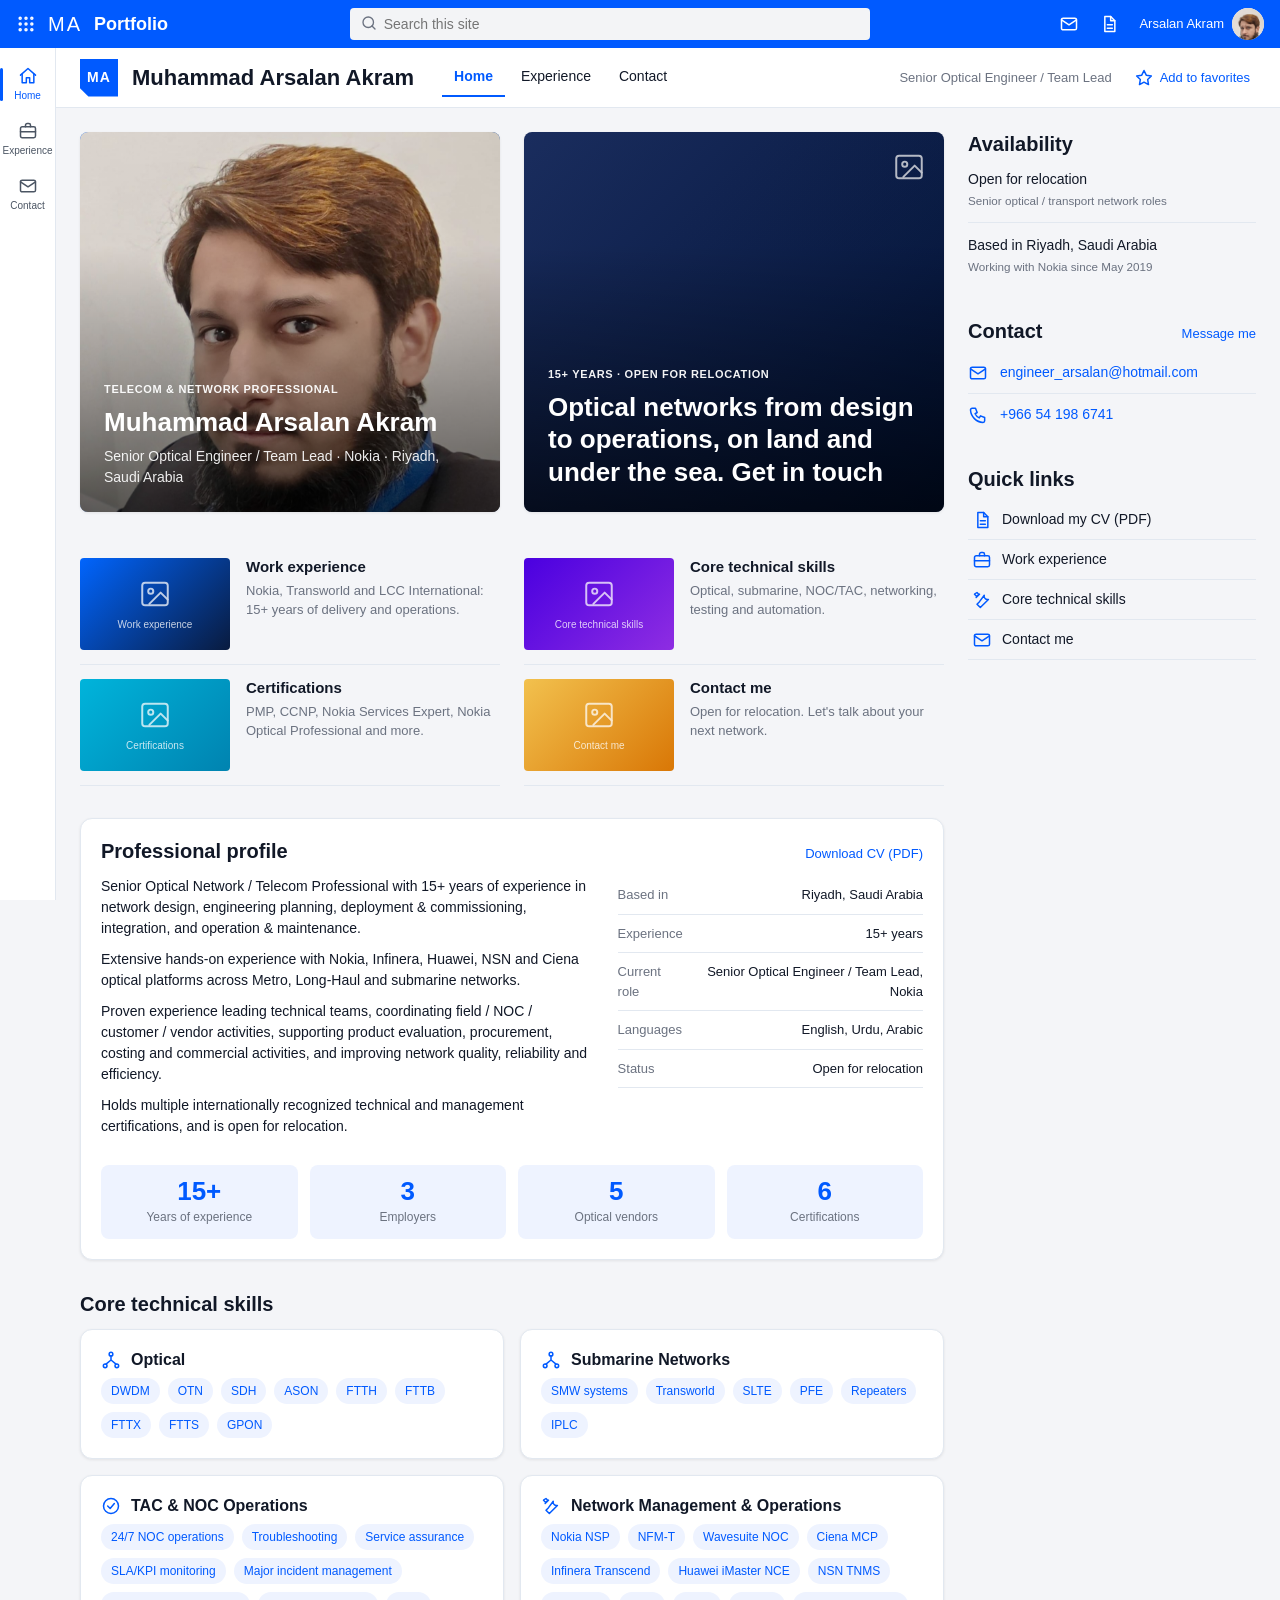
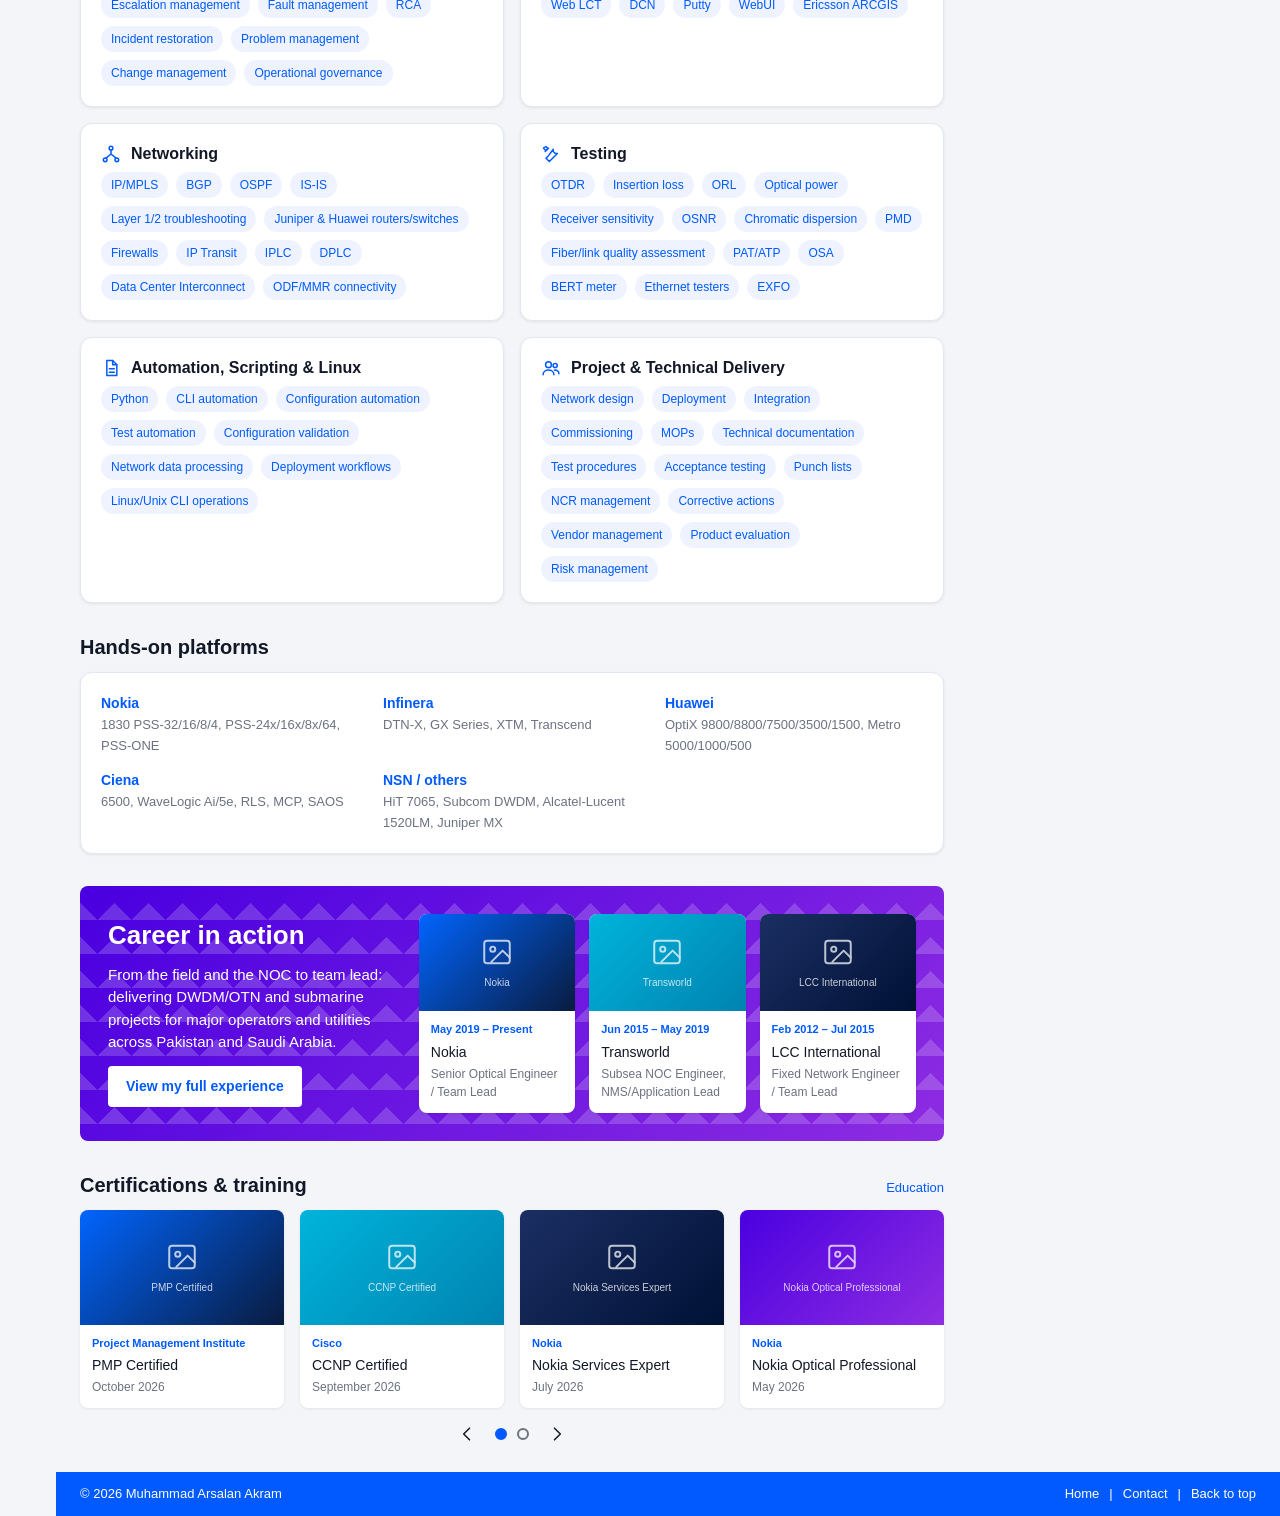
<file: index.html>
<!DOCTYPE html> 
<html lang="en">
<head>
  <meta charset="utf-8">
  <meta name="viewport" content="width=device-width, initial-scale=1">
  <title>Muhammad Arsalan Akram | Senior Optical Engineer</title>
  <meta name="description" content="Muhammad Arsalan Akram: Senior Optical Engineer / Team Lead with 15+ years in DWDM, OTN and submarine networks. Experience, skills, certifications and contact.">
  <link rel="stylesheet" href="css/styles.css">
</head>
<body data-page="home" id="top">
  <a class="skip" href="#main">Skip to content</a>
  <div id="shell-header"></div>
  <div class="layout">
    <div id="shell-rail"></div>
    <div class="page">
      <div id="shell-subnav"></div>
      <div class="content-grid">
        <main id="main" class="stack">

          <section class="hero" aria-label="Featured">
            <a class="tile tile--photo" href="#about">
              <div class="ph ph--blue" data-ph="Muhammad Arsalan Akram" data-src="images/Picture.jpeg"></div>
              <div class="tile-body">
                <div class="kicker">Telecom &amp; Network Professional</div>
                <h1>Muhammad Arsalan Akram</h1>
                <p>Senior Optical Engineer / Team Lead · Nokia · Riyadh, Saudi Arabia</p>
              </div>
            </a>
            <a class="tile" href="contact.html">
              <div class="ph ph--navy" data-ph="Network / work banner" data-src=""></div>
              <div class="tile-body">
                <div class="kicker">15+ years · Open for relocation</div>
                <h2>Optical networks from design to operations, on land and under the sea. Get in touch</h2>
              </div>
            </a>
          </section>

          <section aria-label="Explore" class="hrow" id="quick"></section>

          <section id="about" class="card">
            <div class="sec-head"><h2>Professional profile</h2>
              <a data-site-href="cv" href="#" target="_blank" rel="noopener">Download CV (PDF)</a></div>
            <div class="about-grid">
              <div id="about-text"></div>
              <dl class="facts" id="facts"></dl>
            </div>
            <div class="stats" id="stats"></div>
          </section>

          <section id="skills">
            <div class="sec-head"><h2>Core technical skills</h2></div>
            <div class="grid2" id="skills-grid"></div>
          </section>

          <section aria-label="Platforms">
            <div class="sec-head"><h2>Hands-on platforms</h2></div>
            <div class="card platforms" id="platforms"></div>
          </section>

          <section class="banner" aria-label="Career highlights">
            <div>
              <h2>Career in action</h2>
              <p>From the field and the NOC to team lead: delivering DWDM/OTN and submarine projects for major operators and utilities across Pakistan and Saudi Arabia.</p>
              <a class="btn btn--white" href="experience.html">View my full experience</a>
            </div>
            <div class="banner-cards" id="banner-cards"></div>
          </section>

          <section id="certs" aria-label="Certifications and training">
            <div class="sec-head"><h2>Certifications &amp; training</h2><a href="experience.html#education">Education</a></div>
            <div id="certs-carousel">
              <div class="grid4 carousel-track" aria-live="polite"></div>
              <div class="carousel-controls">
                <button class="prev" aria-label="Previous"><svg class="icon" viewBox="0 0 24 24"><path d="M15 5l-7 7 7 7"/></svg></button>
                <div class="dots"></div>
                <button class="next" aria-label="Next"><svg class="icon" viewBox="0 0 24 24"><path d="M9 5l7 7-7 7"/></svg></button>
              </div>
            </div>
          </section>
        </main>

        <aside class="aside" aria-label="Sidebar">
          <section class="widget">
            <h2>Availability</h2>
            <div class="alert">Open for relocation<small>Senior optical / transport network roles</small></div>
            <div class="alert">Based in Riyadh, Saudi Arabia<small>Working with Nokia since May 2019</small></div>
          </section>
          <section class="widget">
            <div class="sec-head"><h2>Contact</h2><a href="contact.html">Message me</a></div>
            <div class="contact-row"><svg class="icon" viewBox="0 0 24 24"><rect x="3" y="5" width="18" height="14" rx="2"/><path d="M3 7l9 6 9-6"/></svg>
              <div><a data-site-href="email|mailto:" data-site="email" href="#"></a></div></div>
            <div class="contact-row"><svg class="icon" viewBox="0 0 24 24"><path d="M5 4h4l2 5-2.5 1.5a11 11 0 005 5L15 13l5 2v4a2 2 0 01-2 2A16 16 0 013 6a2 2 0 012-2z"/></svg>
              <div><a data-site-href="phone|tel:" data-site="phone" href="#"></a></div></div>
          </section>
          <section class="widget">
            <div class="sec-head"><h2>Quick links</h2></div>
            <ul class="tool-list" id="tools"></ul>
          </section>
        </aside>
      </div>
      <div id="shell-footer"></div>
    </div>
  </div>
  <script src="js/data.js"></script>
  <script src="js/shell.js"></script>
  <script src="js/pages.js"></script>
</body>
</html>
</file>
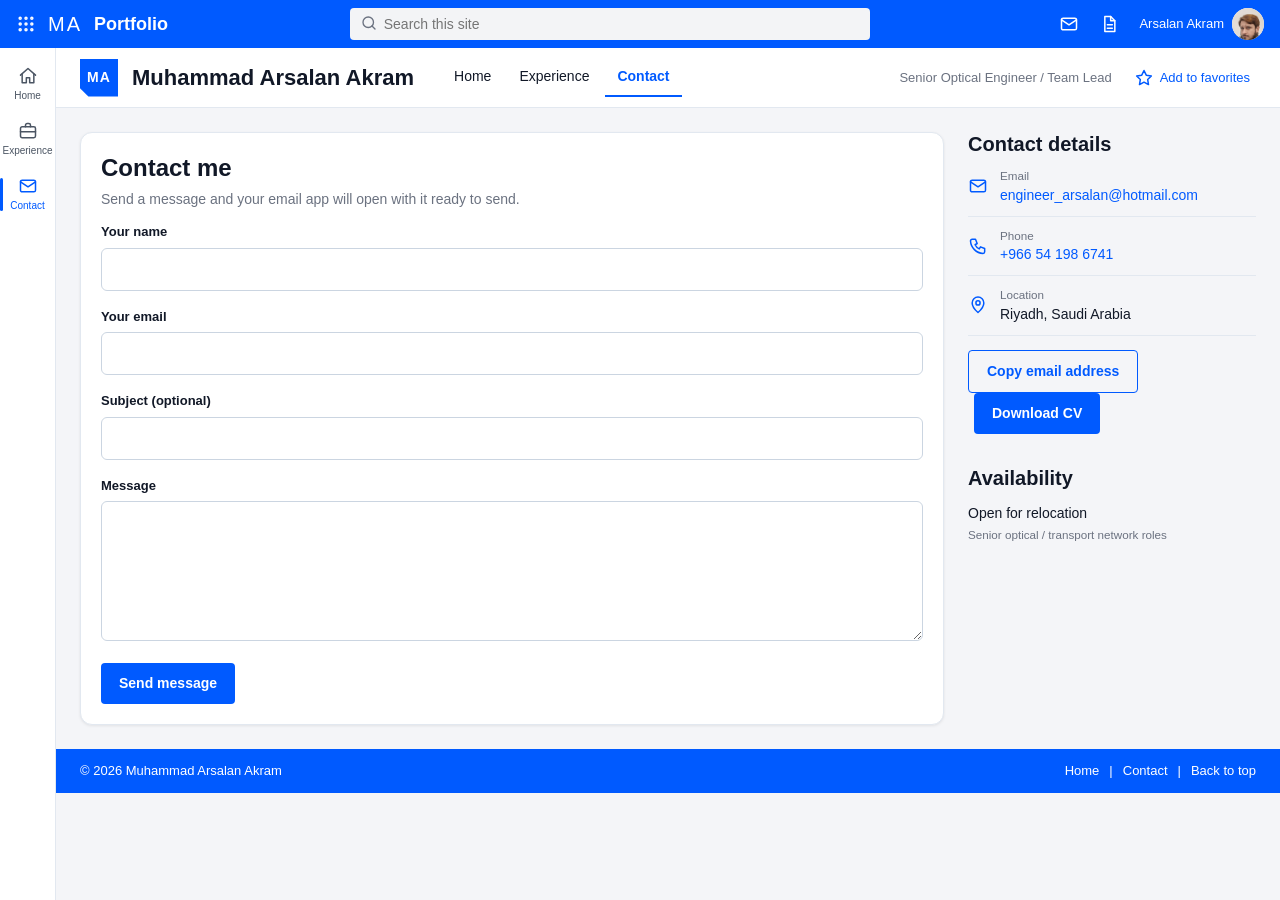
<file: contact.html>
<!DOCTYPE html>
<html lang="en">
<head>
  <meta charset="utf-8">
  <meta name="viewport" content="width=device-width, initial-scale=1">
  <title>Contact | Muhammad Arsalan Akram</title>
  <meta name="description" content="Contact Muhammad Arsalan Akram, Senior Optical Engineer based in Riyadh, Saudi Arabia.">
  <link rel="stylesheet" href="css/styles.css">
</head>
<body data-page="contact" id="top">
  <a class="skip" href="#main">Skip to content</a>
  <div id="shell-header"></div>
  <div class="layout">
    <div id="shell-rail"></div>
    <div class="page">
      <div id="shell-subnav"></div>
      <div class="content-grid">
        <main id="main" class="stack">
          <section class="card">
            <h1 style="font-size:24px;margin-bottom:6px">Contact me</h1>
            <p style="color:var(--muted)">Send a message and your email app will open with it ready to send.</p>
            <form id="contact-form" novalidate>
              <div class="field">
                <label for="name">Your name</label>
                <input id="name" name="name" type="text" autocomplete="name" required>
                <div class="err">Please enter your name.</div>
              </div>
              <div class="field">
                <label for="email">Your email</label>
                <input id="email" name="email" type="email" autocomplete="email" required>
                <div class="err">Please enter a valid email address.</div>
              </div>
              <div class="field">
                <label for="subject">Subject (optional)</label>
                <input id="subject" name="subject" type="text">
              </div>
              <div class="field">
                <label for="message">Message</label>
                <textarea id="message" name="message" required></textarea>
                <div class="err">Please write at least 10 characters.</div>
              </div>
              <button class="btn" type="submit">Send message</button>
              <div class="status" id="status" role="status"></div>
            </form>
          </section>
        </main>
        <aside class="aside" aria-label="Sidebar">
          <section class="widget">
            <h2>Contact details</h2>
            <div class="contact-row"><svg class="icon" viewBox="0 0 24 24"><rect x="3" y="5" width="18" height="14" rx="2"/><path d="M3 7l9 6 9-6"/></svg>
              <div><small>Email</small><a data-site-href="email|mailto:" data-site="email" href="#"></a></div></div>
            <div class="contact-row"><svg class="icon" viewBox="0 0 24 24"><path d="M5 4h4l2 5-2.5 1.5a11 11 0 005 5L15 13l5 2v4a2 2 0 01-2 2A16 16 0 013 6a2 2 0 012-2z"/></svg>
              <div><small>Phone</small><a data-site-href="phone|tel:" data-site="phone" href="#"></a></div></div>
            <div class="contact-row"><svg class="icon" viewBox="0 0 24 24"><path d="M12 21s7-6.2 7-11.5A7 7 0 005 9.5C5 14.8 12 21 12 21z"/><circle cx="12" cy="9.5" r="2.5"/></svg>
              <div><small>Location</small><span data-site="location"></span></div></div>
            <p style="margin-top:14px">
              <button class="btn btn--ghost" id="copy-email" type="button">Copy email address</button>
              <a class="btn" data-site-href="cv" href="#" target="_blank" rel="noopener">Download CV</a>
            </p>
          </section>
          <section class="widget">
            <h2>Availability</h2>
            <div class="alert"><span data-site="availability"></span><small>Senior optical / transport network roles</small></div>
          </section>
        </aside>
      </div>
      <div id="shell-footer"></div>
    </div>
  </div>
  <script src="js/data.js"></script>
  <script src="js/shell.js"></script>
  <script src="js/pages.js"></script>
</body>
</html>
</file>
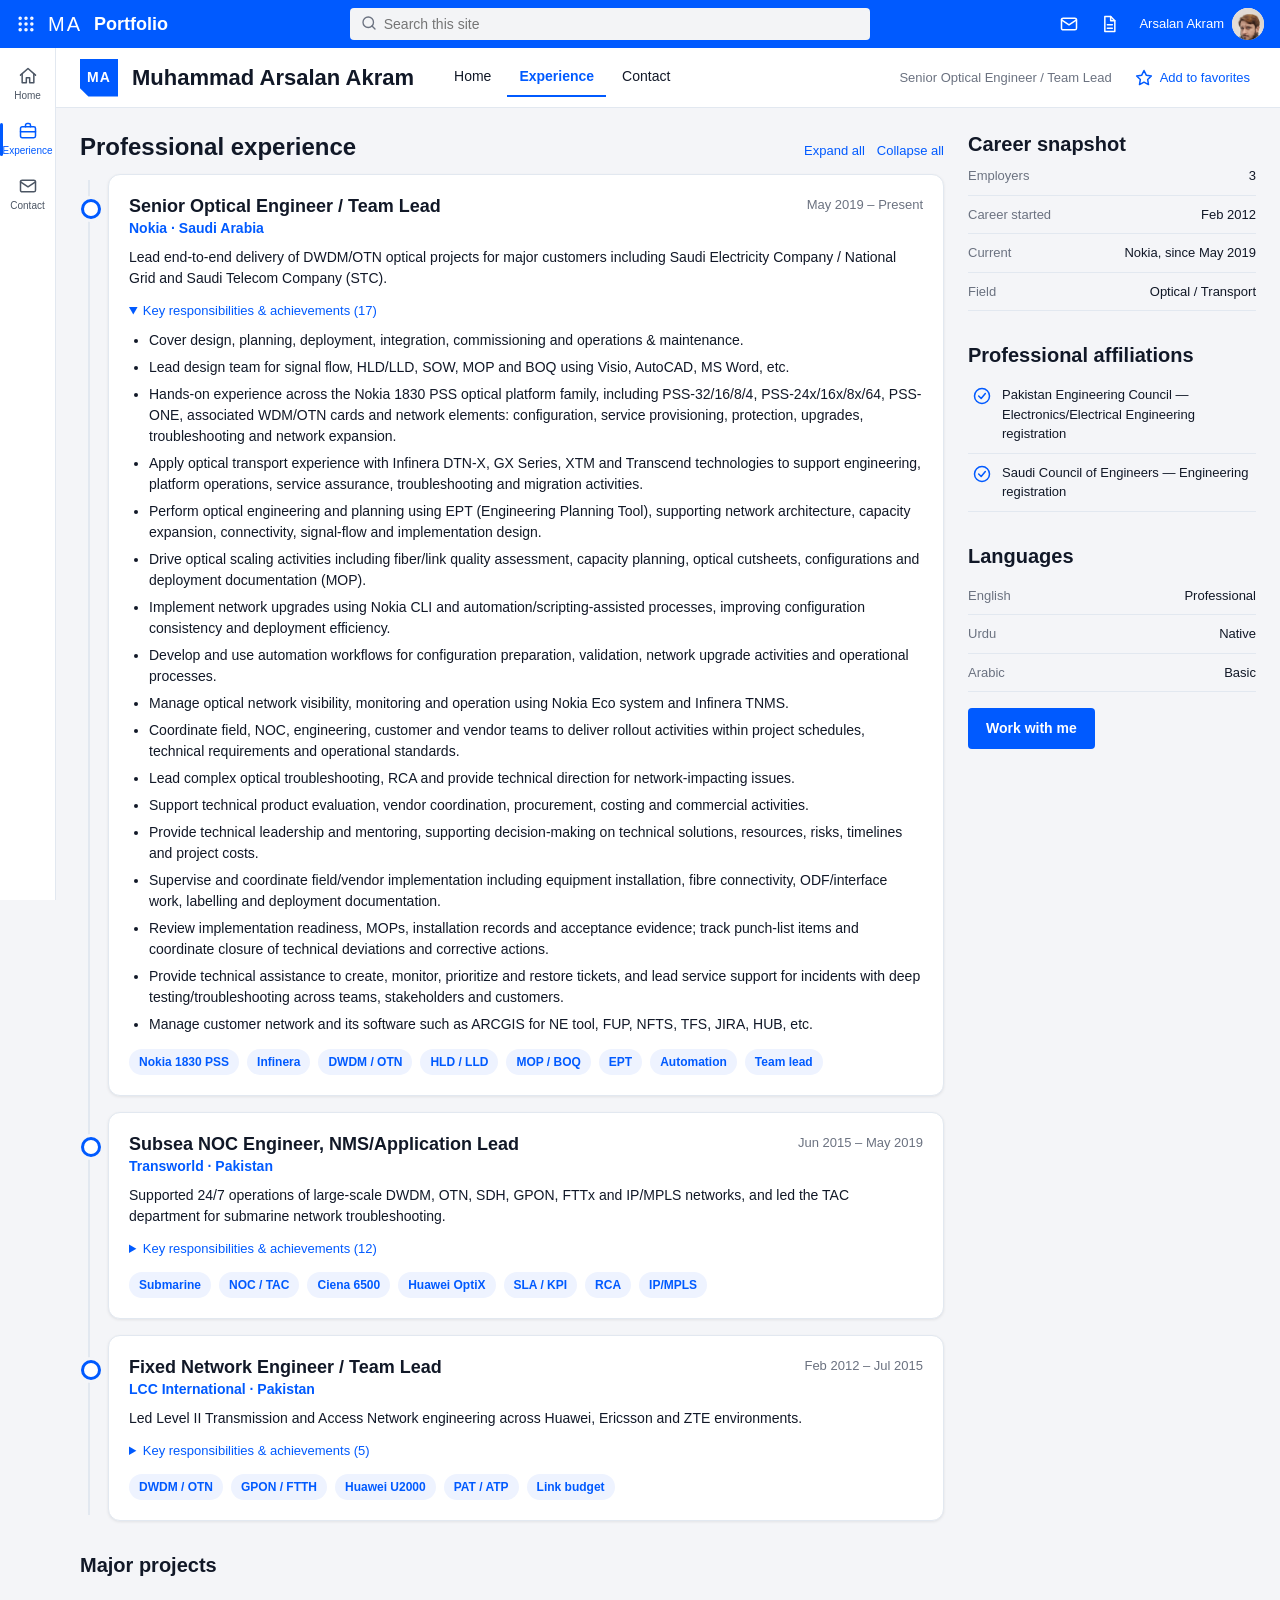
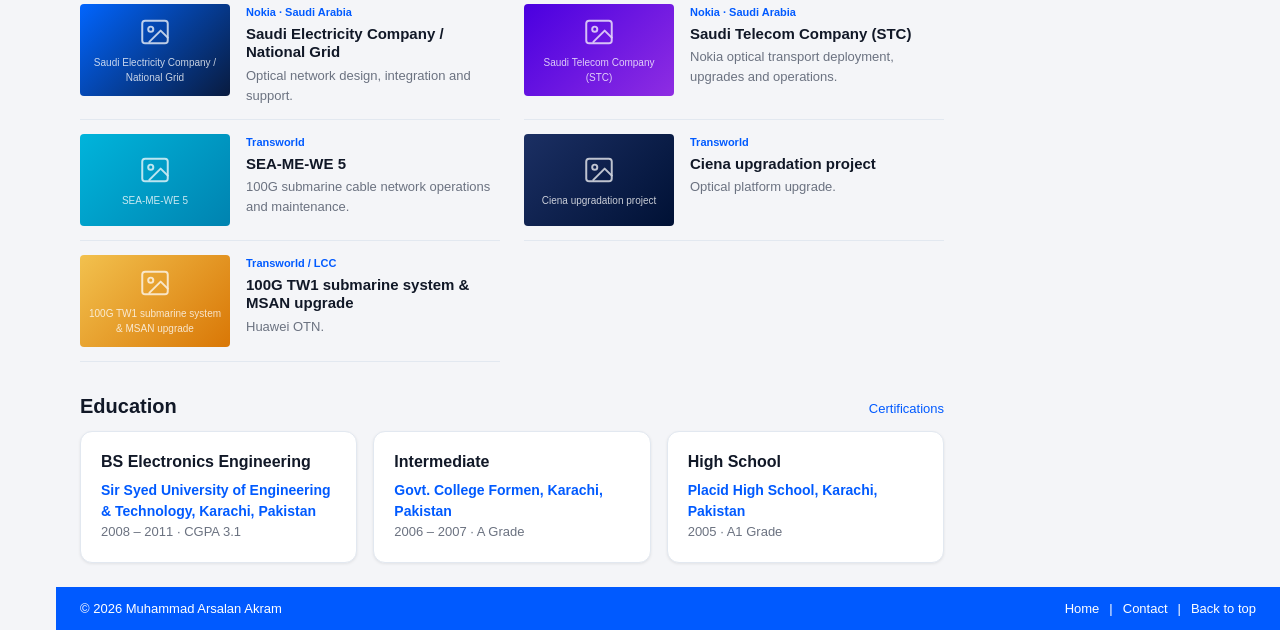
<file: experience.html>
<!DOCTYPE html>
<html lang="en">
<head>
  <meta charset="utf-8">
  <meta name="viewport" content="width=device-width, initial-scale=1">
  <title>Experience | Muhammad Arsalan Akram</title>
  <meta name="description" content="Career timeline, major projects, education and certifications of Muhammad Arsalan Akram, Senior Optical Engineer.">
  <link rel="stylesheet" href="css/styles.css">
</head>
<body data-page="experience" id="top">
  <a class="skip" href="#main">Skip to content</a>
  <div id="shell-header"></div>
  <div class="layout">
    <div id="shell-rail"></div>
    <div class="page">
      <div id="shell-subnav"></div>
      <div class="content-grid">
        <main id="main" class="stack">
          <section>
            <div class="sec-head">
              <h1 style="font-size:24px">Professional experience</h1>
              <div class="toolbar">
                <button class="link-btn" id="expand">Expand all</button>
                <button class="link-btn" id="collapse">Collapse all</button>
              </div>
            </div>
            <div class="timeline" id="timeline"></div>
          </section>

          <section id="projects">
            <div class="sec-head"><h2>Major projects</h2></div>
            <div class="hrow" id="projects-list"></div>
          </section>

          <section id="education">
            <div class="sec-head"><h2>Education</h2><a href="index.html#certs">Certifications</a></div>
            <div class="grid3" id="edu-list"></div>
          </section>
        </main>
        <aside class="aside" aria-label="Sidebar">
          <section class="widget">
            <h2>Career snapshot</h2>
            <dl class="facts">
              <div><dt>Employers</dt><dd id="stat-roles">–</dd></div>
              <div><dt>Career started</dt><dd>Feb 2012</dd></div>
              <div><dt>Current</dt><dd>Nokia, since May 2019</dd></div>
              <div><dt>Field</dt><dd>Optical / Transport</dd></div>
            </dl>
          </section>
          <section class="widget">
            <div class="sec-head"><h2>Professional affiliations</h2></div>
            <ul class="tool-list" id="affiliations"></ul>
          </section>
          <section class="widget">
            <div class="sec-head"><h2>Languages</h2></div>
            <dl class="facts" id="languages"></dl>
            <p style="margin-top:16px"><a class="btn" href="contact.html">Work with me</a></p>
          </section>
        </aside>
      </div>
      <div id="shell-footer"></div>
    </div>
  </div>
  <script src="js/data.js"></script>
  <script src="js/shell.js"></script>
  <script src="js/pages.js"></script>
</body>
</html>
</file>
<file: css/styles.css>
/* ==========================================================
   Profile site - design system
   Follows the "Nokia SharePoint" guide: blue header/footer,
   light-grey canvas, white rounded cards, purple feature banner.
   ========================================================== */
:root {
  --blue: #005aff;
  --blue-dark: #0047cc;
  --navy: #091b3f;
  --ink: #001135;
  --bg: #f4f5f8;
  --surface: #ffffff;
  --border: #e2e8f0;
  --text: #111827;
  --muted: #6b7280;
  --hover: #f3f4f6;
  --purple-a: #4a00e0;
  --purple-b: #8e2de2;
  --teal-a: #00b4db;
  --teal-b: #0083b0;
  --amber: #e5a93c;
  --radius: 8px;
  --radius-lg: 12px;
  --shadow: 0 1px 3px rgba(0, 0, 0, 0.08);
  --shadow-hover: 0 4px 12px rgba(0, 0, 0, 0.12);
  --topbar-h: 48px;
  --rail-w: 56px;
}

* { box-sizing: border-box; }
html { scroll-behavior: smooth; }
body {
  margin: 0;
  font-family: "Segoe UI", "Helvetica Neue", Arial, sans-serif;
  color: var(--text);
  background: var(--bg);
  font-size: 14px;
  line-height: 1.5;
}
img, svg { max-width: 100%; }
a { color: var(--blue); text-decoration: none; }
a:hover { text-decoration: underline; }
h1, h2, h3, h4 { margin: 0; line-height: 1.25; }
p { margin: 0 0 12px; }
:focus-visible { outline: 2px solid var(--blue); outline-offset: 2px; border-radius: 4px; }
.skip {
  position: absolute; left: -999px; top: 8px; z-index: 100;
  background: #fff; color: var(--blue); padding: 8px 12px; border-radius: 4px;
}
.skip:focus { left: 8px; }
.sr-only {
  position: absolute; width: 1px; height: 1px; overflow: hidden;
  clip: rect(0 0 0 0); white-space: nowrap;
}
.icon { width: 20px; height: 20px; fill: none; stroke: currentColor; stroke-width: 1.8; stroke-linecap: round; stroke-linejoin: round; flex: none; }

/* ---------- Top bar ---------- */
.topbar {
  position: sticky; top: 0; z-index: 50;
  height: var(--topbar-h);
  background: var(--blue); color: #fff;
  display: flex; align-items: center; gap: 16px; padding: 0 16px;
}
.topbar .brand { display: flex; align-items: center; gap: 12px; font-weight: 700; font-size: 18px; color: #fff; white-space: nowrap; }
.topbar .brand:hover { text-decoration: none; }
.brand-mark { letter-spacing: 2px; font-weight: 300; font-size: 20px; }
.search { position: relative; flex: 0 1 520px; margin: 0 auto; width: 100%; }
.search input {
  width: 100%; height: 32px; border: 0; border-radius: 4px;
  background: #f3f4f6; color: var(--text); padding: 0 12px 0 34px; font: inherit;
}
.search .icon { position: absolute; left: 10px; top: 6px; width: 18px; height: 18px; color: var(--muted); }
.search-results {
  position: absolute; top: 38px; left: 0; right: 0; background: #fff; color: var(--text);
  border-radius: var(--radius); box-shadow: var(--shadow-hover); max-height: 360px; overflow: auto; display: none;
}
.search-results.open { display: block; }
.search-results a { display: block; padding: 8px 14px; color: var(--text); border-bottom: 1px solid var(--border); }
.search-results a:hover, .search-results a:focus { background: var(--hover); text-decoration: none; }
.search-results small { display: block; color: var(--muted); }
.search-results .none { padding: 12px 14px; color: var(--muted); }
.top-actions { display: flex; align-items: center; gap: 4px; white-space: nowrap; }
.top-actions a.btn-icon {
  color: #fff; width: 36px; height: 36px; display: grid; place-items: center; border-radius: 4px;
}
.top-actions a.btn-icon:hover { background: rgba(255, 255, 255, 0.15); text-decoration: none; }
.top-user { display: flex; align-items: center; gap: 8px; margin-left: 8px; font-size: 13px; }
.avatar {
  width: 32px; height: 32px; border-radius: 50%; background: #fff; color: var(--blue);
  display: grid; place-items: center; font-weight: 700; font-size: 12px;
}

/* ---------- Left rail ---------- */
.layout { padding-left: var(--rail-w); }
.rail {
  position: fixed; top: var(--topbar-h); left: 0; bottom: 0; width: var(--rail-w);
  background: var(--surface); border-right: 1px solid var(--border);
  display: flex; flex-direction: column; align-items: center; padding-top: 12px; gap: 6px; z-index: 40;
}
.rail a {
  width: 48px; padding: 6px 0; border-radius: 6px; color: #4b5563; text-align: center;
  font-size: 10px; display: flex; flex-direction: column; align-items: center; gap: 2px; position: relative;
}
.rail a:hover { background: var(--hover); text-decoration: none; }
.rail a[aria-current="page"] { color: var(--blue); }
.rail a[aria-current="page"]::before {
  content: ""; position: absolute; left: -4px; top: 8px; bottom: 8px; width: 3px; border-radius: 2px; background: var(--blue);
}

/* ---------- Page frame ---------- */
.page { max-width: 1400px; margin: 0 auto; }
.subnav {
  background: var(--surface); border-bottom: 1px solid var(--border);
  display: flex; align-items: center; gap: 28px; padding: 10px 24px; flex-wrap: wrap;
}
.site-id { display: flex; align-items: center; gap: 14px; color: var(--text); }
.site-id:hover { text-decoration: none; }
.logo-mark {
  width: 38px; height: 38px; background: var(--blue); color: #fff; display: grid; place-items: center;
  font-weight: 700; letter-spacing: 1px; clip-path: polygon(0 0, 100% 0, 100% 100%, 22% 100%, 0 78%);
}
.site-id strong { font-size: 22px; font-weight: 600; }
.subnav nav { display: flex; gap: 4px; overflow-x: auto; }
.subnav nav a { padding: 8px 12px; color: var(--text); border-bottom: 2px solid transparent; white-space: nowrap; }
.subnav nav a:hover { background: var(--hover); text-decoration: none; }
.subnav nav a[aria-current="page"] { border-bottom-color: var(--blue); color: var(--blue); font-weight: 600; }
.subnav .meta { margin-left: auto; display: flex; align-items: center; gap: 16px; color: var(--muted); font-size: 13px; }
.fav {
  background: none; border: 0; font: inherit; color: var(--blue); cursor: pointer;
  display: inline-flex; align-items: center; gap: 6px; padding: 4px 6px; border-radius: 4px;
}
.fav:hover { background: var(--hover); }
.fav[aria-pressed="true"] .icon { fill: var(--blue); }

.content-grid {
  display: grid; grid-template-columns: minmax(0, 3fr) minmax(240px, 1fr); gap: 24px; padding: 24px; align-items: start;
}
.stack > * + * { margin-top: 32px; }

/* ---------- Section header ---------- */
.sec-head { display: flex; align-items: baseline; justify-content: space-between; margin-bottom: 12px; gap: 12px; }
.sec-head h2 { font-size: 20px; font-weight: 600; }
.sec-head a, .link-btn { font-size: 13px; font-weight: 500; color: var(--blue); }
.link-btn { background: none; border: 0; cursor: pointer; font-family: inherit; padding: 0; }
.link-btn:hover { text-decoration: underline; }

/* ---------- Placeholder images ---------- */
.ph {
  position: relative; display: grid; place-items: center; align-content: center; gap: 6px;
  overflow: hidden; color: rgba(255, 255, 255, 0.92); text-align: center; font-size: 12px;
  background: linear-gradient(135deg, var(--blue), var(--navy));
}
.ph img { position: absolute; inset: 0; width: 100%; height: 100%; object-fit: cover; }
.ph .icon { width: 34px; height: 34px; opacity: 0.8; stroke-width: 1.4; }
.ph small { opacity: 0.85; padding: 0 8px; }
.ph--blue   { background: linear-gradient(135deg, #0165fe, #091b3f); }
.ph--navy   { background: linear-gradient(135deg, #1b2f63, #001135); }
.ph--teal   { background: linear-gradient(135deg, var(--teal-a), var(--teal-b)); }
.ph--purple { background: linear-gradient(135deg, var(--purple-a), var(--purple-b)); }
.ph--amber  { background: linear-gradient(135deg, #f2c14e, #d97706); }
.ph--green  { background: linear-gradient(135deg, #46b36b, #0f6b4f); }

/* ---------- Hero tiles ---------- */
.hero { display: grid; grid-template-columns: 1fr 1fr; gap: 24px; }
.tile {
  position: relative; min-height: 300px; border-radius: var(--radius); overflow: hidden;
  display: flex; align-items: flex-end; color: #fff; box-shadow: var(--shadow); transition: transform 0.2s, box-shadow 0.2s;
}
.tile:hover { transform: translateY(-3px); box-shadow: var(--shadow-hover); text-decoration: none; }
.tile .ph { position: absolute; inset: 0; border-radius: 0; }
.tile::after { content: ""; position: absolute; inset: 0; background: linear-gradient(to top, rgba(0, 0, 0, 0.62), rgba(0, 0, 0, 0.05) 70%); }
.tile-body { position: relative; z-index: 2; padding: 24px; }
.kicker { font-size: 11px; font-weight: 700; letter-spacing: 0.06em; text-transform: uppercase; margin-bottom: 8px; opacity: 0.95; }
.tile h1, .tile h2 { font-size: 26px; font-weight: 700; color: #fff; }
.tile p { margin: 8px 0 0; font-size: 14px; opacity: 0.92; }
.tile .ph { z-index: 0; place-items: start end; align-content: start; padding: 18px; }
.tile .ph small { display: none; }

/* ---------- Cards ---------- */
.card {
  background: var(--surface); border: 1px solid var(--border); border-radius: var(--radius-lg);
  box-shadow: var(--shadow); padding: 20px;
}
.card h3 { font-size: 16px; font-weight: 600; margin-bottom: 8px; }
.card-hover { transition: transform 0.2s, box-shadow 0.2s; }
.card-hover:hover { transform: translateY(-3px); box-shadow: var(--shadow-hover); }

.hrow { display: grid; grid-template-columns: 1fr 1fr; gap: 0 24px; }
.hcard {
  display: grid; grid-template-columns: 150px 1fr; gap: 16px; padding: 14px 0; border-bottom: 1px solid var(--border); color: var(--text);
}
.hcard:hover { text-decoration: none; }
.hcard:hover h3 { color: var(--blue); }
.hcard .ph { height: 92px; border-radius: 4px; }
.hcard h3 { font-size: 15px; font-weight: 600; margin-bottom: 4px; }
.hcard p { color: var(--muted); font-size: 13px; margin: 0; }

.grid4 { display: grid; grid-template-columns: repeat(4, 1fr); gap: 16px; }
.mcard {
  background: var(--surface); border-radius: var(--radius); box-shadow: var(--shadow); overflow: hidden; color: var(--text);
  display: flex; flex-direction: column; transition: transform 0.2s, box-shadow 0.2s;
}
.mcard:hover { transform: translateY(-3px); box-shadow: var(--shadow-hover); text-decoration: none; }
.mcard .ph { aspect-ratio: 16 / 9; }
.mcard .body { padding: 10px 12px 12px; font-size: 13px; }
.mcard .tag, .tag {
  display: block; font-size: 11px; font-weight: 600; color: var(--blue); margin-bottom: 4px;
}
.mcard .body strong { font-weight: 500; font-size: 14px; display: block; }
.mcard .body span.desc { color: var(--muted); font-size: 12px; display: block; margin-top: 2px; }

/* ---------- Carousel ---------- */
.carousel-controls { display: flex; justify-content: center; align-items: center; gap: 14px; margin-top: 12px; }
.carousel-controls button {
  background: none; border: 0; color: var(--text); cursor: pointer; padding: 4px; border-radius: 50%; display: grid; place-items: center;
}
.carousel-controls button:hover { background: var(--hover); }
.dots { display: flex; gap: 10px; }
.dots button { width: 12px; height: 12px; padding: 0; border: 2px solid var(--muted); background: transparent; }
.dots button[aria-current="true"] { background: var(--blue); border-color: var(--blue); }

/* ---------- Feature banner ---------- */
.banner {
  border-radius: var(--radius); color: #fff; padding: 28px; display: grid; grid-template-columns: 35% 1fr; gap: 28px; align-items: center;
  background: linear-gradient(135deg, var(--purple-a), var(--purple-b));
  position: relative; overflow: hidden;
}
.banner::before {
  content: ""; position: absolute; inset: 0; opacity: 0.18;
  background-image: linear-gradient(45deg, #fff 25%, transparent 25%), linear-gradient(-45deg, #fff 25%, transparent 25%);
  background-size: 34px 34px;
}
.banner > * { position: relative; }
.banner h2 { font-size: 26px; font-weight: 600; margin-bottom: 12px; }
.banner p { font-size: 15px; }
.btn {
  display: inline-block; border: 0; border-radius: 4px; font: inherit; font-weight: 600; cursor: pointer; padding: 10px 18px;
  background: var(--blue); color: #fff; transition: background 0.15s;
}
.btn:hover { background: var(--blue-dark); text-decoration: none; }
.btn--white { background: #fff; color: var(--blue); }
.btn--white:hover { background: #eef3ff; }
.btn--ghost { background: transparent; color: var(--blue); border: 1px solid var(--blue); }
.btn--ghost:hover { background: #eef3ff; }
.banner-cards { display: grid; grid-template-columns: repeat(3, 1fr); gap: 14px; }
.banner-cards .mcard .ph { aspect-ratio: 16 / 10; }

/* ---------- News grid ---------- */
.news { display: grid; grid-template-columns: repeat(4, 1fr); gap: 14px; }
.news .list-panel { grid-column: 4; grid-row: 1 / span 2; background: #f1efee; border-radius: var(--radius); padding: 8px 16px; box-shadow: var(--shadow); }
.list-panel .item { padding: 12px 0; border-bottom: 1px solid #ddd9d6; font-size: 13px; }
.list-panel .item:last-child { border: 0; }
.list-panel .item strong { font-weight: 500; display: block; }

/* ---------- Sidebar widgets ---------- */
.aside > * + * { margin-top: 32px; }
.widget h2 { font-size: 20px; font-weight: 600; }
.widget .sec-head { margin-bottom: 8px; }
.alert { padding: 12px 0; border-bottom: 1px solid var(--border); font-size: 14px; font-weight: 500; }
.alert:last-child { border: 0; }
.alert small { display: block; color: var(--muted); font-weight: 400; margin-top: 2px; }
.event { display: grid; grid-template-columns: 56px 1fr; gap: 12px; padding: 10px 0; align-items: center; }
.date-badge { background: #e8ecf4; border-radius: 4px; text-align: center; padding: 4px 0; line-height: 1.1; }
.date-badge span { display: block; font-size: 10px; font-weight: 700; color: var(--blue); text-transform: uppercase; }
.date-badge b { font-size: 22px; font-weight: 600; }
.event strong { display: block; font-weight: 500; font-size: 13px; }
.event small { color: var(--muted); }
.tool-list { list-style: none; margin: 0; padding: 0; }
.tool-list li a { display: flex; align-items: center; gap: 10px; padding: 9px 4px; color: var(--text); border-bottom: 1px solid var(--border); }
.tool-list li a:hover { background: var(--hover); text-decoration: none; }
.tool-list .icon { color: var(--blue); }
.note { font-size: 13px; color: var(--muted); margin-top: 10px; }
.facts { margin: 0; }
.facts div { display: flex; justify-content: space-between; gap: 12px; padding: 9px 0; border-bottom: 1px solid var(--border); font-size: 13px; }
.facts dt { color: var(--muted); }
.facts dd { margin: 0; font-weight: 500; text-align: right; }

/* ---------- About / profile ---------- */
.profile { display: grid; grid-template-columns: 260px 1fr; gap: 24px; align-items: start; }
.profile .ph { aspect-ratio: 1; border-radius: var(--radius-lg); }
.profile h1 { font-size: 28px; font-weight: 700; }
.lead { color: var(--blue); font-weight: 600; margin: 4px 0 14px; font-size: 16px; }
.chips { display: flex; flex-wrap: wrap; gap: 8px; margin-top: 12px; }
.chip { background: #eef3ff; color: var(--blue); font-size: 12px; font-weight: 600; padding: 4px 10px; border-radius: 999px; }
.grid3 { display: grid; grid-template-columns: repeat(3, 1fr); gap: 16px; }
.grid2 { display: grid; grid-template-columns: repeat(2, 1fr); gap: 16px; }
.feature .icon { width: 28px; height: 28px; color: var(--blue); margin-bottom: 10px; }
.feature p { color: var(--muted); font-size: 13px; margin: 0; }

/* ---------- Experience timeline ---------- */
.timeline { position: relative; padding-left: 28px; }
.timeline::before { content: ""; position: absolute; left: 8px; top: 6px; bottom: 6px; width: 2px; background: var(--border); }
.job { position: relative; }
.job + .job { margin-top: 16px; }
.job::before {
  content: ""; position: absolute; left: -28px; top: 24px; width: 14px; height: 14px; border-radius: 50%;
  background: var(--surface); border: 3px solid var(--blue); box-shadow: 0 0 0 3px var(--bg);
}
.job-head { display: flex; justify-content: space-between; gap: 12px; flex-wrap: wrap; }
.job-head h3 { font-size: 18px; margin: 0; }
.job-company { color: var(--blue); font-weight: 600; }
.job-period { color: var(--muted); font-size: 13px; white-space: nowrap; }
.job details { margin-top: 10px; }
.job summary { cursor: pointer; color: var(--blue); font-weight: 500; font-size: 13px; }
.job ul { margin: 10px 0 0; padding-left: 20px; }
.job li { margin-bottom: 6px; }
.job .chips { margin-top: 14px; }
.toolbar { display: flex; gap: 12px; align-items: center; }

/* ---------- Skills ---------- */
.skill { margin: 14px 0; }
.skill-top { display: flex; justify-content: space-between; font-size: 13px; margin-bottom: 5px; }
.skill-top span:last-child { color: var(--muted); }
.bar { height: 8px; background: var(--hover); border-radius: 999px; overflow: hidden; }
.bar i { display: block; height: 100%; width: 0; background: linear-gradient(90deg, var(--blue), var(--purple-b)); border-radius: 999px; transition: width 0.9s ease; }
.cat-head { display: flex; align-items: center; gap: 10px; margin-bottom: 4px; }
.cat-head .icon { color: var(--blue); }
.cat-head h3 { margin: 0; }

/* ---------- Contact form ---------- */
form .field { margin-bottom: 16px; }
label { display: block; font-weight: 600; font-size: 13px; margin-bottom: 6px; }
input[type="text"], input[type="email"], textarea, select {
  width: 100%; font: inherit; padding: 10px 12px; border: 1px solid #cbd5e1; border-radius: 6px; background: #fff; color: var(--text);
}
textarea { min-height: 140px; resize: vertical; }
input:focus, textarea:focus, select:focus { outline: 2px solid var(--blue); border-color: var(--blue); }
.field .err { display: none; color: #b91c1c; font-size: 12px; margin-top: 4px; }
.field.invalid .err { display: block; }
.field.invalid input, .field.invalid textarea { border-color: #b91c1c; }
.status { margin-top: 14px; padding: 10px 12px; border-radius: 6px; background: #e8f5ec; color: #14532d; display: none; }
.status.show { display: block; }
.contact-row { display: flex; align-items: center; gap: 12px; padding: 10px 0; border-bottom: 1px solid var(--border); }
.contact-row:last-child { border: 0; }
.contact-row .icon { color: var(--blue); }
.contact-row small { display: block; color: var(--muted); }

/* ---------- Footer ---------- */
.footer {
  background: var(--blue); color: #fff; padding: 12px 24px; display: flex; justify-content: space-between; flex-wrap: wrap; gap: 8px; font-size: 13px;
}
.footer a { color: #fff; }
.footer nav { display: flex; gap: 10px; flex-wrap: wrap; }
.footer nav a + a::before { content: "|"; margin-right: 10px; }

/* ---------- CV-driven additions ---------- */
section[id], article[id] { scroll-margin-top: 64px; }
.avatar { overflow: hidden; }
.avatar img { width: 100%; height: 100%; object-fit: cover; object-position: center 20%; }
.tile--photo { min-height: 380px; }
.tile--photo .ph img { object-position: center 40%; }
.about-grid { display: grid; grid-template-columns: 1.6fr 1fr; gap: 28px; align-items: start; }
.about-grid p { margin-bottom: 10px; }
.stats { display: grid; grid-template-columns: repeat(4, 1fr); gap: 12px; margin-top: 18px; }
.stat { background: #eef3ff; border-radius: var(--radius); padding: 12px; text-align: center; }
.stat b { display: block; font-size: 26px; color: var(--blue); line-height: 1.1; }
.stat span { font-size: 12px; color: var(--muted); }
.skill-cat .chips { margin-top: 8px; }
.skill-cat .chip { font-weight: 500; }
.platforms { display: grid; grid-template-columns: repeat(auto-fit, minmax(220px, 1fr)); gap: 14px 24px; }
.platform strong { display: block; color: var(--blue); }
.platform span { color: var(--muted); font-size: 13px; }
.tool-list li.plain { display: flex; gap: 10px; padding: 9px 4px; border-bottom: 1px solid var(--border); font-size: 13px; }
.tool-list li.plain .icon { color: var(--blue); margin-top: 1px; }
.contact-row a { word-break: break-all; }
.btn + .btn, .btn + a.btn { margin-left: 6px; }

/* ---------- Scroll reveal ---------- */
.reveal { opacity: 0; transform: translateY(12px); transition: opacity 0.5s, transform 0.5s; }
.reveal.in { opacity: 1; transform: none; }

/* ---------- Responsive ---------- */
@media (max-width: 1100px) {
  .content-grid { grid-template-columns: 1fr; }
  .aside { display: grid; grid-template-columns: repeat(auto-fit, minmax(240px, 1fr)); gap: 24px; }
  .aside > * + * { margin-top: 0; }
  .about-grid { grid-template-columns: 1fr; }
  .grid4, .news { grid-template-columns: repeat(2, 1fr); }
  .news .list-panel { grid-column: 1 / -1; grid-row: auto; }
  .banner { grid-template-columns: 1fr; }
}
@media (max-width: 760px) {
  .layout { padding-left: 0; padding-bottom: 60px; }
  .rail {
    top: auto; bottom: 0; width: 100%; height: 56px; flex-direction: row; justify-content: space-around; padding: 0;
    border-right: 0; border-top: 1px solid var(--border);
  }
  .rail a[aria-current="page"]::before { left: 8px; right: 8px; top: -3px; bottom: auto; width: auto; height: 3px; }
  .rail a { width: auto; flex: 1; }
  .topbar { gap: 8px; padding: 0 10px; }
  .topbar .brand span.name, .top-user .uname { display: none; }
  .subnav { padding: 8px 14px; gap: 8px; }
  .subnav .meta { margin-left: 0; width: 100%; }
  .content-grid { padding: 14px; gap: 20px; }
  .hero, .hrow, .grid3, .grid2, .profile, .about-grid { grid-template-columns: 1fr; }
  .stats { grid-template-columns: 1fr 1fr; }
  .tile { min-height: 240px; }
  .tile h1, .tile h2 { font-size: 22px; }
  .grid4 { grid-template-columns: 1fr 1fr; }
  .banner-cards { grid-template-columns: 1fr; }
  .news { grid-template-columns: 1fr; }
  .profile .ph { max-width: 220px; }
  .hcard { grid-template-columns: 110px 1fr; }
}
@media (prefers-reduced-motion: reduce) {
  html { scroll-behavior: auto; }
  * { transition: none !important; }
  .reveal { opacity: 1; transform: none; }
}
@media print {
  .topbar, .rail, .footer, .search { display: none; }
  .layout { padding: 0; }
}
</file>
